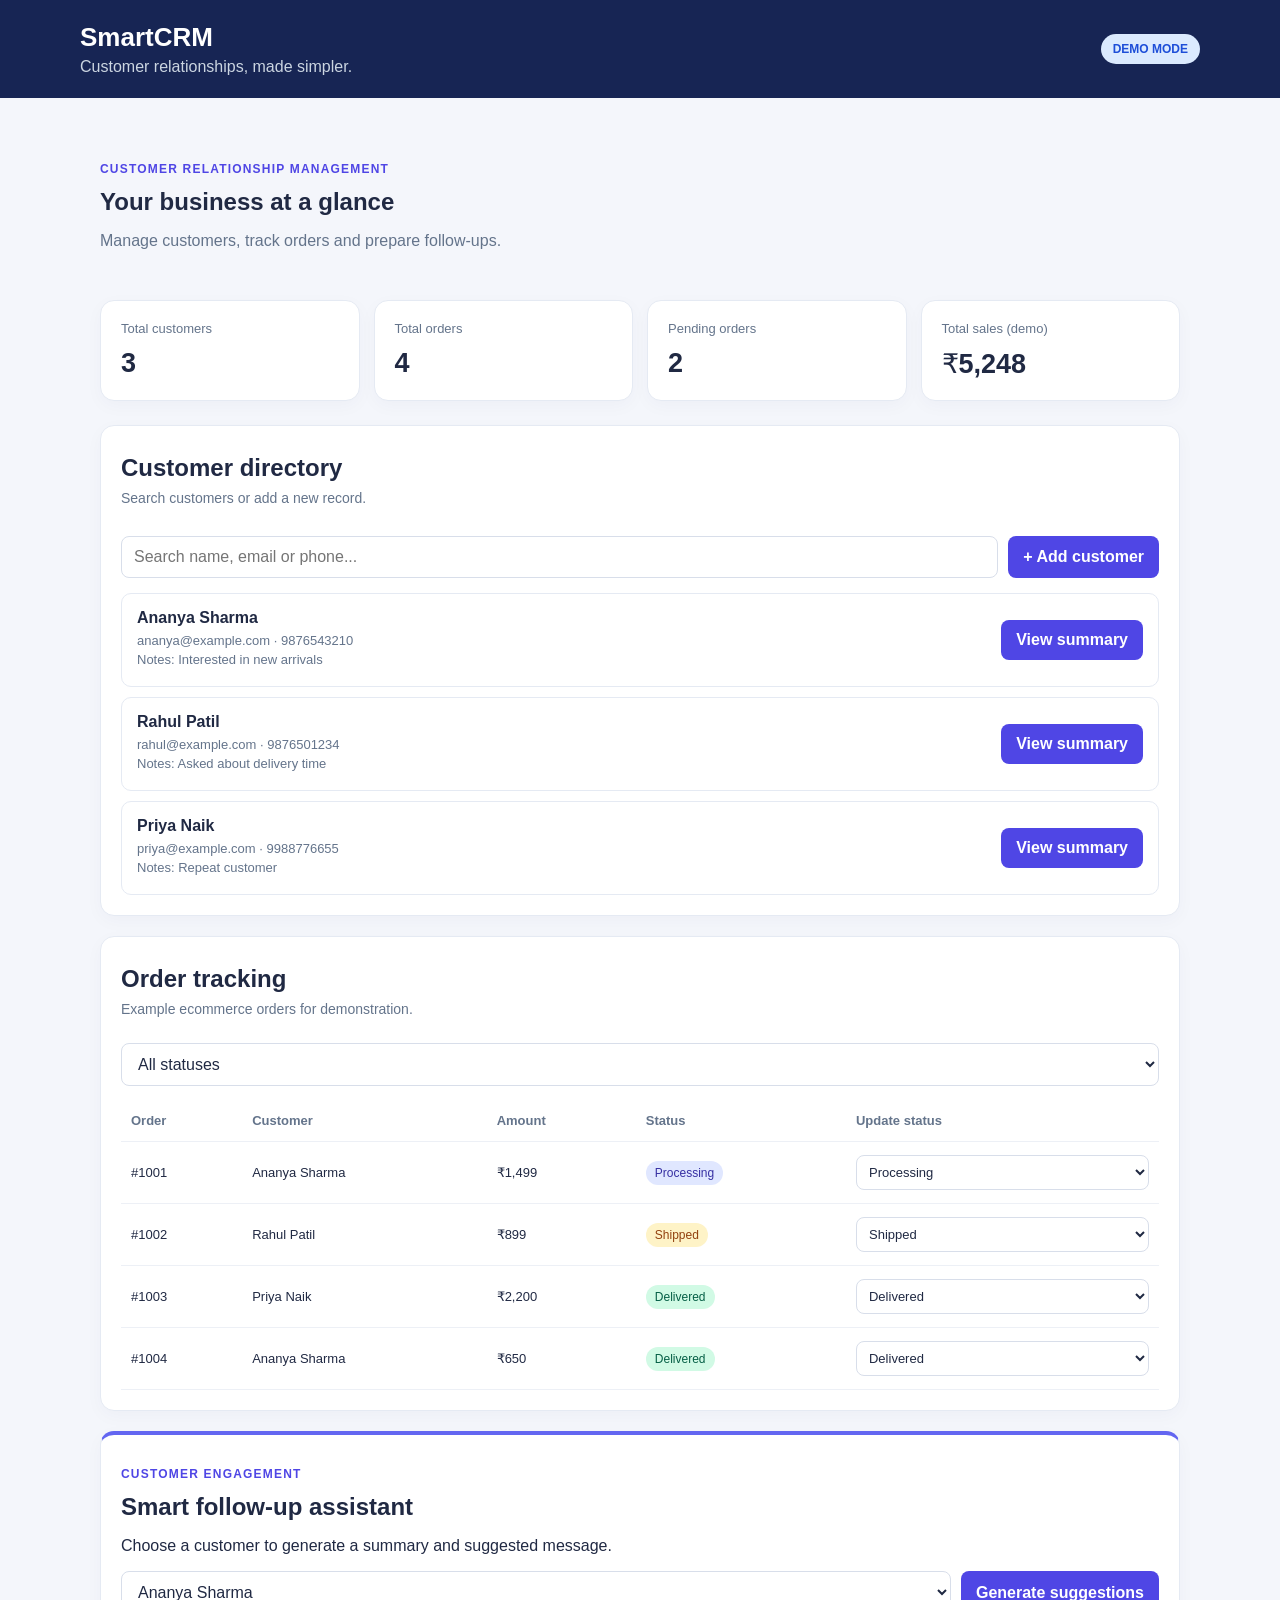
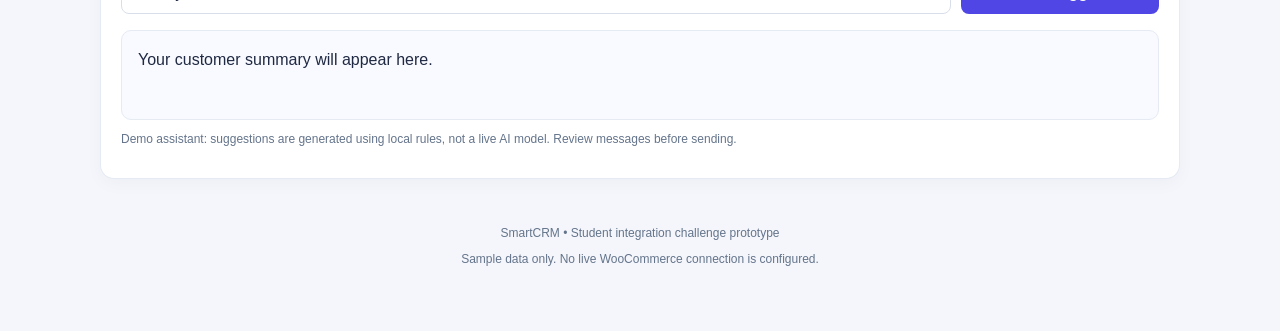
<file: index.html>
<!DOCTYPE html>
<html lang="en">
<head>
  <meta charset="UTF-8">
  <meta name="viewport" content="width=device-width, initial-scale=1.0">
  <title>SmartCRM | Customer Management</title>
  <link rel="stylesheet" href="style.css">
</head>
<body>
  <header class="topbar">
    <div>
      <h1>SmartCRM</h1>
      <p>Customer relationships, made simpler.</p>
    </div>
    <span class="demo-tag">DEMO MODE</span>
  </header>

  <main class="container">
    <section class="welcome">
      <div>
        <p class="eyebrow">CUSTOMER RELATIONSHIP MANAGEMENT</p>
        <h2>Your business at a glance</h2>
        <p>Manage customers, track orders and prepare follow-ups.</p>
      </div>
    </section>

    <section class="stats">
      <article class="stat">
        <span>Total customers</span>
        <strong id="customerCount">0</strong>
      </article>
      <article class="stat">
        <span>Total orders</span>
        <strong id="orderCount">0</strong>
      </article>
      <article class="stat">
        <span>Pending orders</span>
        <strong id="pendingCount">0</strong>
      </article>
      <article class="stat">
        <span>Total sales (demo)</span>
        <strong id="salesTotal">₹0</strong>
      </article>
    </section>

    <section class="panel">
      <div class="section-heading">
        <div>
          <h2>Customer directory</h2>
          <p>Search customers or add a new record.</p>
        </div>
      </div>

      <div class="toolbar">
        <input id="searchInput" type="search"
          placeholder="Search name, email or phone..."
          aria-label="Search customers">
        <button id="showFormBtn">+ Add customer</button>
      </div>

      <form id="customerForm" class="customer-form hidden">
        <h3>New customer</h3>
        <div class="form-grid">
          <label>Full name
            <input id="nameInput" required maxlength="80"
              placeholder="e.g. Ananya Sharma">
          </label>
          <label>Email
            <input id="emailInput" type="email" required maxlength="120"
              placeholder="name@example.com">
          </label>
          <label>Phone
            <input id="phoneInput" required maxlength="20"
              placeholder="Phone number">
          </label>
          <label>Customer notes
            <input id="notesInput" maxlength="240"
              placeholder="Interests or previous conversation">
          </label>
        </div>
        <div class="actions">
          <button type="submit">Save customer</button>
          <button type="button" id="cancelFormBtn" class="secondary">
            Cancel
          </button>
        </div>
      </form>

      <p id="message" class="message" role="status"></p>
      <div id="customerList" class="customer-list"></div>
    </section>

    <section class="panel">
      <div class="section-heading">
        <div>
          <h2>Order tracking</h2>
          <p>Example ecommerce orders for demonstration.</p>
        </div>
        <select id="orderFilter" aria-label="Filter orders">
          <option value="All">All statuses</option>
          <option value="Processing">Processing</option>
          <option value="Shipped">Shipped</option>
          <option value="Delivered">Delivered</option>
        </select>
      </div>
      <div class="table-wrap">
        <table>
          <thead>
            <tr>
              <th>Order</th>
              <th>Customer</th>
              <th>Amount</th>
              <th>Status</th>
              <th>Update status</th>
            </tr>
          </thead>
          <tbody id="orderList"></tbody>
        </table>
      </div>
    </section>

    <section class="panel assistant">
      <p class="eyebrow">CUSTOMER ENGAGEMENT</p>
      <h2>Smart follow-up assistant</h2>
      <p>Choose a customer to generate a summary and suggested message.</p>
      <div class="toolbar">
        <select id="assistantCustomer" aria-label="Choose a customer"></select>
        <button id="generateBtn">Generate suggestions</button>
      </div>
      <div id="assistantOutput" class="assistant-output">
        Your customer summary will appear here.
      </div>
      <button id="copyBtn" class="secondary hidden">Copy message</button>
      <p class="fine-print">
        Demo assistant: suggestions are generated using local rules,
        not a live AI model. Review messages before sending.
      </p>
    </section>

    <footer>
      <p>SmartCRM • Student integration challenge prototype</p>
      <p>Sample data only. No live WooCommerce connection is configured.</p>
    </footer>
  </main>

  <script src="script.js"></script>
</body>
</html>
</file>
<file: style.css>
:root {
  font-family: Inter, Arial, sans-serif;
  color: #202943;
  background: #f4f6fb;
  font-synthesis: none;
}

* { box-sizing: border-box; }

body { margin: 0; }

.topbar {
  background: #172554;
  color: white;
  padding: 22px max(5%, calc((100% - 1120px) / 2));
  display: flex;
  justify-content: space-between;
  align-items: center;
  gap: 16px;
}

.topbar h1 { margin: 0; font-size: 26px; }
.topbar p { margin: 5px 0 0; color: #cbd5e1; }

.demo-tag {
  background: #dbeafe;
  color: #1d4ed8;
  border-radius: 20px;
  padding: 8px 12px;
  font-size: 12px;
  font-weight: bold;
}

.container { max-width: 1120px; margin: auto; padding: 28px 20px; }

.welcome {
  padding: 24px 0;
}

.eyebrow {
  color: #4f46e5;
  font-size: 12px;
  font-weight: 800;
  letter-spacing: 1.2px;
}

h2 { margin: 8px 0; }
.welcome p:not(.eyebrow), .section-heading p { color: #64748b; }

.stats {
  display: grid;
  grid-template-columns: repeat(4, minmax(0, 1fr));
  gap: 14px;
  margin: 10px 0 24px;
}

.stat, .panel {
  background: white;
  border: 1px solid #e5eaf3;
  border-radius: 14px;
  padding: 20px;
  box-shadow: 0 5px 18px #17255408;
}

.stat span { color: #64748b; font-size: 13px; display: block; }
.stat strong { display: block; font-size: 27px; margin-top: 12px; }

.panel { margin-bottom: 20px; }
.section-heading {
  display: flex;
  justify-content: space-between;
  align-items: center;
  gap: 12px;
  flex-wrap: wrap;
}
.section-heading p { margin-top: 5px; font-size: 14px; }

.toolbar, .actions {
  display: flex;
  gap: 10px;
  margin-top: 16px;
  flex-wrap: wrap;
}

input, select {
  width: 100%;
  min-width: 0;
  border: 1px solid #d8deea;
  border-radius: 8px;
  padding: 11px 12px;
  background: white;
  color: #202943;
  font: inherit;
}

.toolbar input, .toolbar select { flex: 1; }
.toolbar select { min-width: 180px; }

button {
  border: 0;
  border-radius: 8px;
  padding: 11px 15px;
  background: #4f46e5;
  color: white;
  cursor: pointer;
  font: inherit;
  font-weight: 600;
}
button:hover { background: #3730a3; }
button:focus-visible, input:focus-visible, select:focus-visible {
  outline: 3px solid #a5b4fc;
  outline-offset: 2px;
}
button.secondary { background: #e9edf5; color: #27334d; }
button.secondary:hover { background: #dbe2ef; }

.customer-form {
  margin-top: 18px;
  padding: 18px;
  background: #f8faff;
  border: 1px solid #e5eaf3;
  border-radius: 10px;
}
.customer-form h3 { margin-top: 0; }
.form-grid {
  display: grid;
  grid-template-columns: repeat(2, minmax(0, 1fr));
  gap: 14px;
}
label { display: grid; gap: 7px; font-size: 13px; font-weight: 600; }
.hidden { display: none !important; }
.message { color: #047857; font-size: 14px; }

.customer-list { display: grid; gap: 10px; margin-top: 15px; }
.customer-card {
  border: 1px solid #e5eaf3;
  border-radius: 10px;
  padding: 15px;
  display: flex;
  align-items: center;
  justify-content: space-between;
  gap: 14px;
}
.customer-card h3 { margin: 0 0 6px; font-size: 16px; }
.customer-card p { margin: 4px 0; color: #64748b; font-size: 13px; }
.customer-card button { flex-shrink: 0; }
.empty { padding: 20px 0; color: #64748b; }

.table-wrap { overflow-x: auto; margin-top: 14px; }
table { width: 100%; border-collapse: collapse; text-align: left; }
th, td { padding: 13px 10px; border-bottom: 1px solid #edf0f6; font-size: 13px; }
th { color: #64748b; font-weight: 700; }
td select { min-width: 125px; padding: 8px; }

.status {
  display: inline-block;
  padding: 5px 9px;
  border-radius: 20px;
  background: #e0e7ff;
  color: #3730a3;
  font-size: 12px;
}
.status.Delivered { background: #d1fae5; color: #065f46; }
.status.Shipped { background: #fef3c7; color: #92400e; }

.assistant { border-top: 4px solid #6366f1; }
.assistant-output {
  margin-top: 16px;
  background: #f8faff;
  border: 1px solid #e5eaf3;
  border-radius: 10px;
  padding: 16px;
  min-height: 90px;
  line-height: 1.6;
  overflow-wrap: anywhere;
}
.assistant-output p { margin: 7px 0; }
.fine-print, footer { color: #64748b; font-size: 12px; }
footer { text-align: center; padding: 15px 0 25px; }

@media (max-width: 700px) {
  .stats { grid-template-columns: repeat(2, minmax(0, 1fr)); }
  .form-grid { grid-template-columns: 1fr; }
  .customer-card { align-items: flex-start; }
  .topbar { align-items: flex-start; }
  .container { padding: 18px 12px; }
}
</file>
